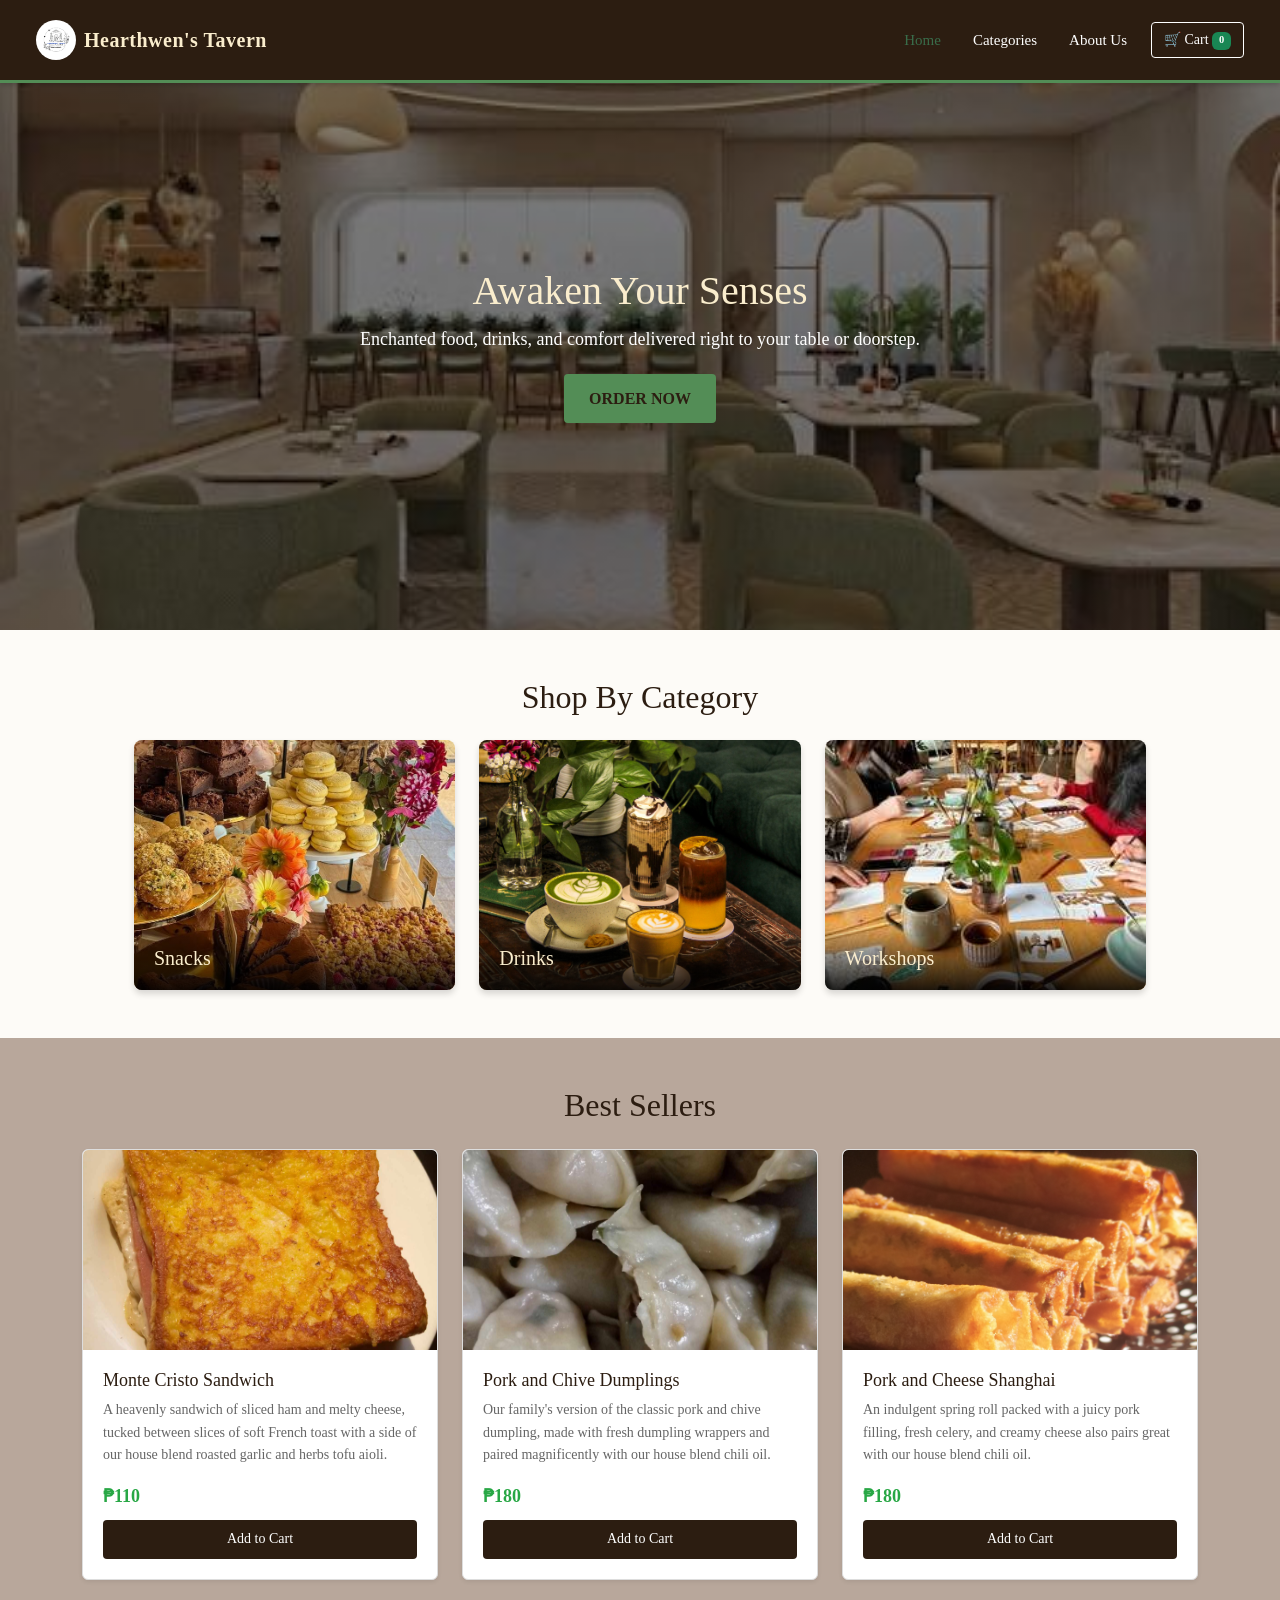
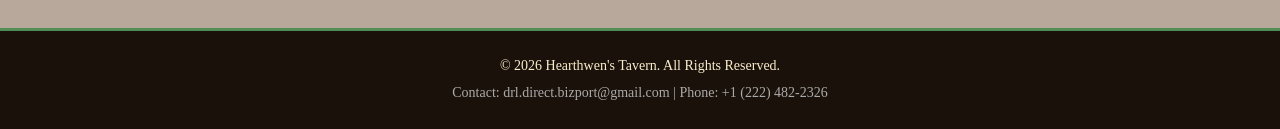
<file: index.html>
<!DOCTYPE html>
<html lang="en">
<head>
    <meta charset="UTF-8">
    <meta name="viewport" content="width=device-width, initial-scale=1.0">
    <title>Hearthwen's Tavern - Home</title>
    <link href="https://cdn.jsdelivr.net/npm/bootstrap@5.3.3/dist/css/bootstrap.min.css" rel="stylesheet">
    <link rel="stylesheet" href="css/paganda.css">
</head>
<body>

    <header>
        <nav class="navbar navbar-expand-lg navbar-dark bg-dark fixed-top px-4">
            <div class="container-fluid">
                <a href="index.html" class="navbar-brand logo-container text-decoration-none d-flex align-items-center gap-2">
                    <img src="Assets/Updated Logo May 22, 2024.png" alt="Hearthwen's Tavern Logo" class="logo-img" onerror="this.style.display='none'">
                    <span class="logo-text">Hearthwen's Tavern</span>
                </a>
                
                <button class="navbar-toggler" type="button" data-bs-toggle="collapse" data-bs-target="#navbarNav" aria-controls="navbarNav" aria-expanded="false" aria-label="Toggle navigation">
                    <span class="navbar-toggler-icon"></span>
                </button>

                <div class="collapse navbar-collapse justify-content-end" id="navbarNav">
                    <ul class="navbar-nav align-items-lg-center gap-3">
                        <li class="nav-item"><a href="index.html" class="nav-link active">Home</a></li>
                        <li class="nav-item"><a href="categories.html" class="nav-link">Categories</a></li>
                        <li class="nav-item"><a href="about.html" class="nav-link">About Us</a></li>
                        <li class="nav-item">
                            <button id="cart-btn" class="btn btn-outline-light btn-sm" data-bs-toggle="modal" data-bs-target="#cartModal">
                                🛒 Cart <span id="cart-count" class="badge bg-success">0</span>
                            </button>
                        </li>
                    </ul>
                </div>
            </div>
        </nav>
    </header>

    <section class="hero" id="home">
        <div class="hero-content text-center">
            <h2>Awaken Your Senses</h2>
            <p>Enchanted food, drinks, and comfort delivered right to your table or doorstep.</p>
            <a href="categories.html" class="btn-primary">ORDER NOW</a>
        </div>
    </section>

    <section class="section-container container py-5" id="categories">
        <h2 class="text-center mb-4">Shop By Category</h2>
        <div class="row g-4">
            <div class="col-md-4">
                <a href="categories.html#snacks" class="cat-card d-block" style="background-image: url('Assets/snacks.jpg');">
                    <div class="cat-overlay"><h3>Snacks</h3></div>
                </a>
            </div>
            <div class="col-md-4">
                <a href="categories.html#drinks" class="cat-card d-block" style="background-image: url('Assets/drinks.jpg');">
                    <div class="cat-overlay"><h3>Drinks</h3></div>
                </a>
            </div>
            <div class="col-md-4">
                <a href="categories.html#workshops" class="cat-card d-block" style="background-image: url('Assets/Workshop.jpg');">
                    <div class="cat-overlay"><h3>Workshops</h3></div>
                </a>
            </div>
        </div>
    </section>

    <section class="section-container bg-alt container-fluid py-5" id="featured">
        <h2 class="text-center mb-4">Best Sellers</h2>
        <div class="container">
            <div class="row g-4">
                <div class="col-md-4">
                    <div class="product-card card h-100 shadow-sm">
                        <img src="Assets/Monte Cristo Glam Shot Top View.jpg" alt="Monte Cristo Sandwich" class="product-img card-img-top">
                        <div class="product-info card-body d-flex flex-column">
                            <h3>Monte Cristo Sandwich</h3>
                            <p class="flex-grow-1">A heavenly sandwich of sliced ham and melty cheese, tucked between slices of soft French toast with a side of our house blend roasted garlic and herbs tofu aioli.</p>
                            <span class="price">₱110</span>
                            <button class="btn-sm add-to-cart mt-auto" data-name="Monte Cristo Sandwich" data-price="110">Add to Cart</button>
                        </div>
                    </div>
                </div>
                <div class="col-md-4">
                    <div class="product-card card h-100 shadow-sm">
                        <img src="Assets/House Dumplings.jpg" alt="Pork and Chive Dumplings" class="product-img card-img-top">
                        <div class="product-info card-body d-flex flex-column">
                            <h3>Pork and Chive Dumplings</h3>
                            <p class="flex-grow-1">Our family's version of the classic pork and chive dumpling, made with fresh dumpling wrappers and paired magnificently with our house blend chili oil.</p>
                            <span class="price">₱180</span>
                            <button class="btn-sm add-to-cart mt-auto" data-name="Pork and Chive Dumplings" data-price="180">Add to Cart</button>
                        </div>
                    </div>
                </div>
                <div class="col-md-4">
                    <div class="product-card card h-100 shadow-sm">
                        <img src="Assets/Shanghai v2.jpg" alt="Pork and Cheese Shanghai" class="product-img card-img-top">
                        <div class="product-info card-body d-flex flex-column">
                            <h3>Pork and Cheese Shanghai</h3>
                            <p class="flex-grow-1">An indulgent spring roll packed with a juicy pork filling, fresh celery, and creamy cheese also pairs great with our house blend chili oil.</p>
                            <span class="price">₱180</span>
                            <button class="btn-sm add-to-cart mt-auto" data-name="Pork and Cheese Shanghai" data-price="180">Add to Cart</button>
                        </div>
                    </div>
                </div>
            </div>
        </div>
    </section>

    <footer id="contact" class="footer text-center py-4">
        <p class="mb-1">&copy; 2026 Hearthwen's Tavern. All Rights Reserved.</p>
        <p class="mb-0">Contact: drl.direct.bizport@gmail.com | Phone: +1 (222) 482-2326</p>
    </footer>

    <div class="modal fade" id="cartModal" tabindex="-1" aria-labelledby="cartModalLabel" aria-hidden="true">
        <div class="modal-dialog">
            <div class="modal-content text-dark">
                <div class="modal-header">
                    <h5 class="modal-title" id="cartModalLabel">Your Shopping Cart</h5>
                    <button type="button" class="btn-close" data-bs-dismiss="modal" aria-label="Close"></button>
                </div>
                <div class="modal-body text-start">
                    <ul id="cart-items-list" class="list-group mb-3">
                        <li class="list-group-item text-muted">Your cart is currently empty.</li>
                    </ul>
                    <div class="fw-bold text-end">Total: <span id="cart-total">₱0</span></div>
                </div>
                <div class="modal-footer">
                    <button type="button" class="btn btn-secondary" data-bs-dismiss="modal">Continue Shopping</button>
                    <button type="button" class="btn btn-success" onclick="alert('Checkout simulated successfully!')">Proceed to Checkout</button>
                </div>
            </div>
        </div>
    </div>

    <script src="https://cdn.jsdelivr.net/npm/bootstrap@5.3.3/dist/js/bootstrap.bundle.min.js"></script>
    <script src="js/main.js" defer></script>
</body>
</html>
</file>
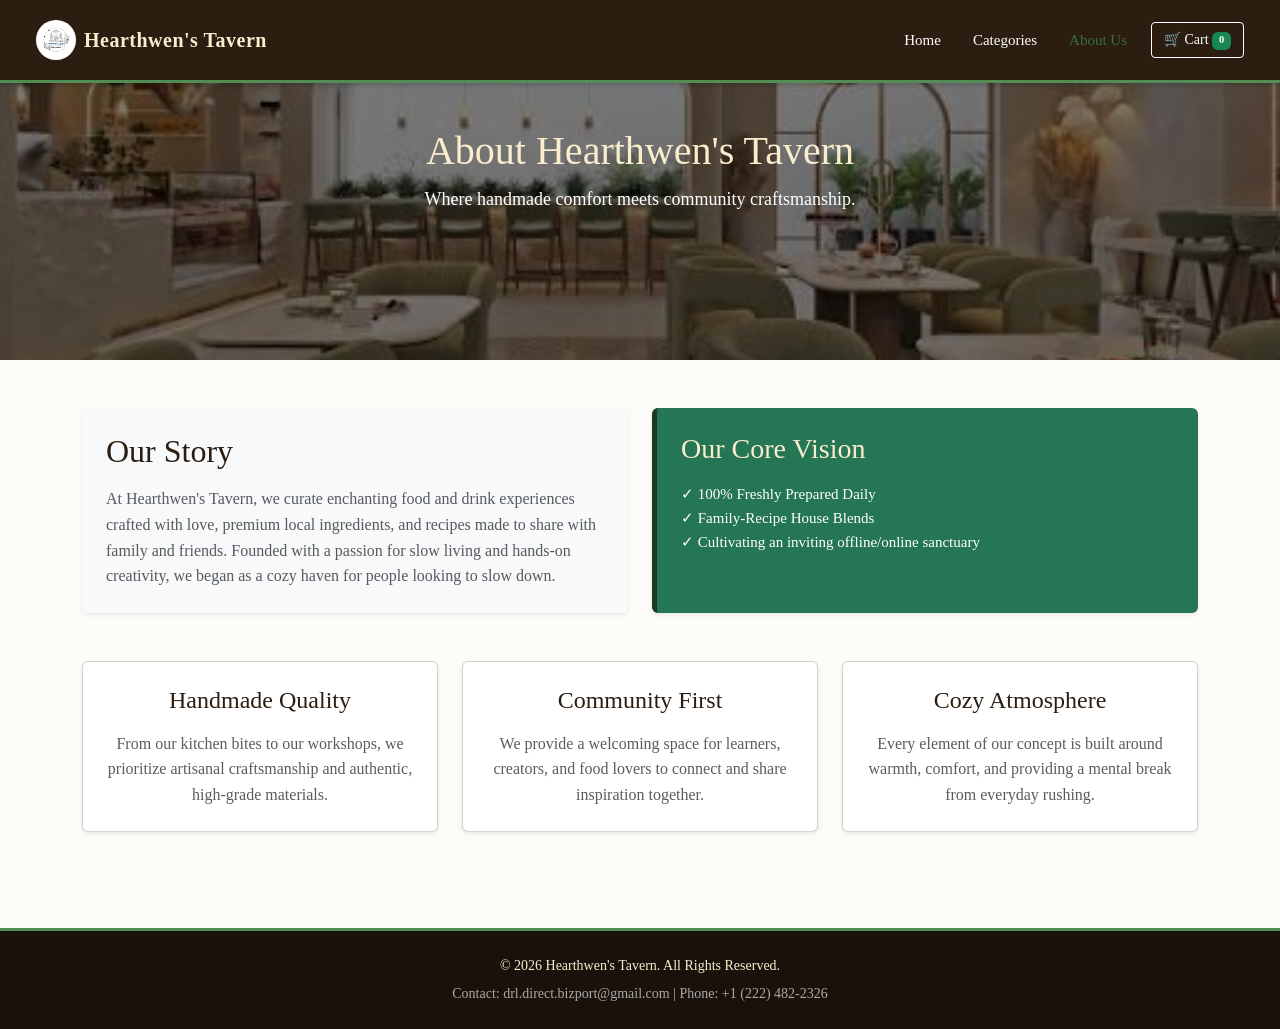
<file: about.html>
<!DOCTYPE html>
<html lang="en">
<head>
    <meta charset="UTF-8">
    <meta name="viewport" content="width=device-width, initial-scale=1.0">
    <title>About Us - Hearthwen's Tavern</title>
    <link href="https://cdn.jsdelivr.net/npm/bootstrap@5.3.3/dist/css/bootstrap.min.css" rel="stylesheet">
    <link rel="stylesheet" href="css/paganda.css">
</head>
<body>

    <header>
        <nav class="navbar navbar-expand-lg navbar-dark bg-dark fixed-top px-4">
            <div class="container-fluid">
                <a href="index.html" class="navbar-brand logo-container text-decoration-none d-flex align-items-center gap-2">
                    <img src="Assets/Updated Logo May 22, 2024.png" alt="Hearthwen's Tavern Logo" class="logo-img" style="height: 40px;" onerror="this.style.display='none'">
                    <span class="logo-text">Hearthwen's Tavern</span>
                </a>
                
                <button class="navbar-toggler" type="button" data-bs-toggle="collapse" data-bs-target="#navbarNav" aria-controls="navbarNav" aria-expanded="false" aria-label="Toggle navigation">
                    <span class="navbar-toggler-icon"></span>
                </button>

                <div class="collapse navbar-collapse justify-content-end" id="navbarNav">
                    <ul class="navbar-nav align-items-lg-center gap-3">
                        <li class="nav-item"><a href="index.html" class="nav-link">Home</a></li>
                        <li class="nav-item"><a href="categories.html" class="nav-link">Categories</a></li>
                        <li class="nav-item"><a href="about.html" class="nav-link active">About Us</a></li>
                        <li class="nav-item">
                            <button id="cart-btn" class="btn btn-outline-light btn-sm" data-bs-toggle="modal" data-bs-target="#cartModal">
                                🛒 Cart <span id="cart-count" class="badge bg-success">0</span>
                            </button>
                        </li>
                    </ul>
                </div>
            </div>
        </nav>
    </header>

    <main>
        <section class="hero text-center py-5 text-white" style="min-height: 40vh; display: flex; align-items: center; justify-content: center;">
            <div class="hero-content">
                <h2>About Hearthwen's Tavern</h2>
                <p class="lead">Where handmade comfort meets community craftsmanship.</p>
            </div>
        </section>

        <section class="container py-5">
            <div class="row align-items-stretch g-4 mb-5">
                <div class="col-lg-6">
                    <div class="p-4 bg-light rounded shadow-sm h-100">
                        <h2 class="mb-3" style="color: #2c1d11;">Our Story</h2>
                        <p class="text-muted mb-0">At Hearthwen's Tavern, we curate enchanting food and drink experiences crafted with love, premium local ingredients, and recipes made to share with family and friends. Founded with a passion for slow living and hands-on creativity, we began as a cozy haven for people looking to slow down.</p>
                    </div>
                </div>
                <div class="col-lg-6">
                    <div class="about-box p-4 rounded shadow-sm h-100">
                        <h3 class="mb-3" style="color: #faedcd;">Our Core Vision</h3>
                        <p class="mb-0 text-white">
                            ✓ 100% Freshly Prepared Daily<br>
                            ✓ Family-Recipe House Blends<br>
                            ✓ Cultivating an inviting offline/online sanctuary
                        </p>
                    </div>
                </div>
            </div>

            <div class="row g-4">
                <div class="col-md-4">
                    <div class="card h-100 shadow-sm p-4 text-center">
                        <h4 class="mb-3" style="color: #2c1d11;">Handmade Quality</h4>
                        <p class="text-muted mb-0">From our kitchen bites to our workshops, we prioritize artisanal craftsmanship and authentic, high-grade materials.</p>
                    </div>
                </div>
                <div class="col-md-4">
                    <div class="card h-100 shadow-sm p-4 text-center">
                        <h4 class="mb-3" style="color: #2c1d11;">Community First</h4>
                        <p class="text-muted mb-0">We provide a welcoming space for learners, creators, and food lovers to connect and share inspiration together.</p>
                    </div>
                </div>
                <div class="col-md-4">
                    <div class="card h-100 shadow-sm p-4 text-center">
                        <h4 class="mb-3" style="color: #2c1d11;">Cozy Atmosphere</h4>
                        <p class="text-muted mb-0">Every element of our concept is built around warmth, comfort, and providing a mental break from everyday rushing.</p>
                    </div>
                </div>
            </div>
        </section>
    </main>

    <footer class="footer text-center py-4 mt-5">
        <p class="mb-1">&copy; 2026 Hearthwen's Tavern. All Rights Reserved.</p>
        <p class="mb-0">Contact: drl.direct.bizport@gmail.com | Phone: +1 (222) 482-2326</p>
    </footer>

    <div class="modal fade" id="cartModal" tabindex="-1" aria-labelledby="cartModalLabel" aria-hidden="true">
        <div class="modal-dialog">
            <div class="modal-content text-dark">
                <div class="modal-header">
                    <h5 class="modal-title" id="cartModalLabel">Your Shopping Cart</h5>
                    <button type="button" class="btn-close" data-bs-dismiss="modal" aria-label="Close"></button>
                </div>
                <div class="modal-body text-start">
                    <ul id="cart-items-list" class="list-group mb-3">
                        <li class="list-group-item text-muted">Your cart is currently empty.</li>
                    </ul>
                    <div class="fw-bold text-end">Total: <span id="cart-total">₱0</span></div>
                </div>
                <div class="modal-footer">
                    <button type="button" class="btn btn-secondary" data-bs-dismiss="modal">Continue Shopping</button>
                    <button type="button" class="btn btn-success" onclick="alert('Checkout simulated successfully!')">Proceed to Checkout</button>
                </div>
            </div>
        </div>
    </div>

    <script src="https://cdn.jsdelivr.net/npm/bootstrap@5.3.3/dist/js/bootstrap.bundle.min.js"></script>
    <script src="js/main.js" defer></script>
</body>
</html>
</file>
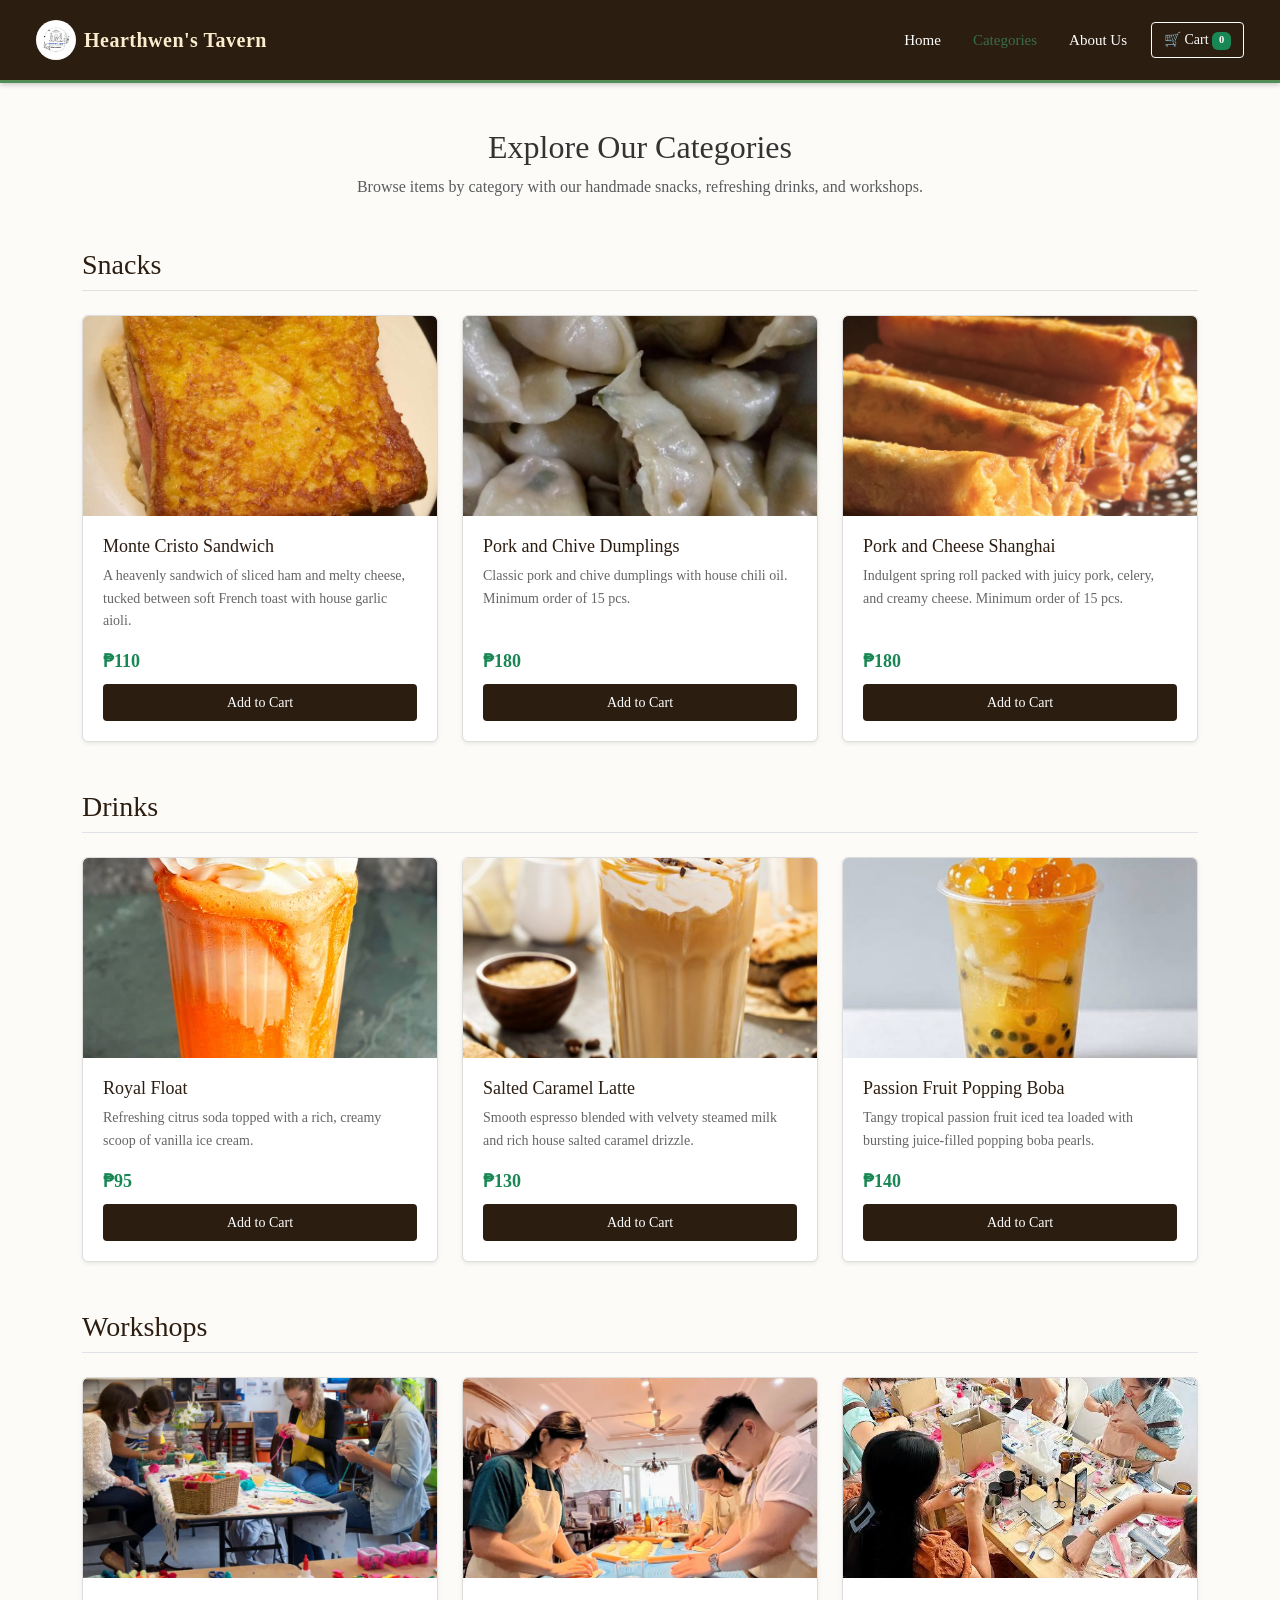
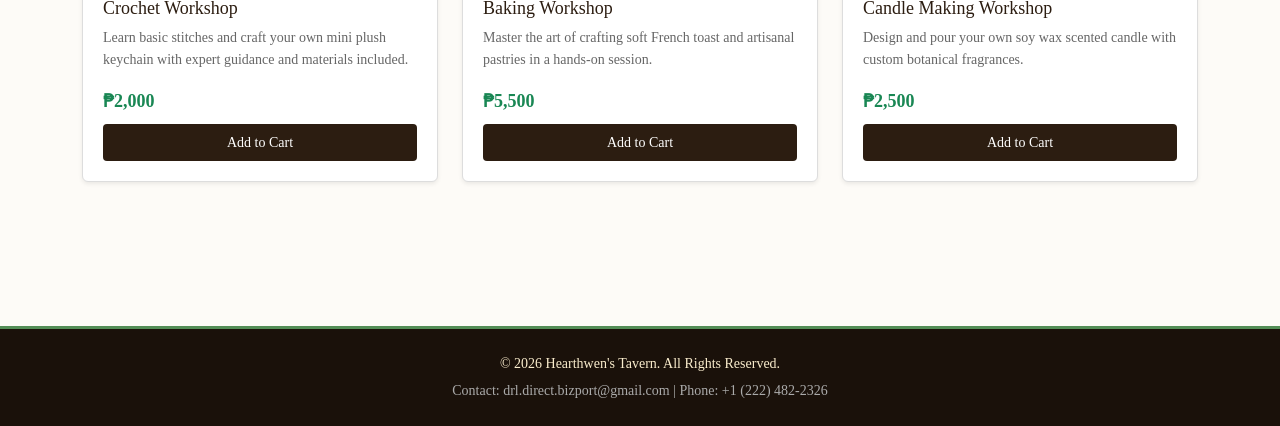
<file: categories.html>
<!DOCTYPE html>
<html lang="en">
<head>
    <meta charset="UTF-8">
    <meta name="viewport" content="width=device-width, initial-scale=1.0">
    <title>Hearthwen's Tavern - Categories</title>
    <link href="https://cdn.jsdelivr.net/npm/bootstrap@5.3.3/dist/css/bootstrap.min.css" rel="stylesheet">
    <link rel="stylesheet" href="css/paganda.css">
</head>
<body>

    <header>
        <nav class="navbar navbar-expand-lg navbar-dark bg-dark fixed-top px-4">
            <div class="container-fluid">
                <a href="index.html" class="navbar-brand logo-container text-decoration-none d-flex align-items-center gap-2">
                    <img src="Assets/Updated Logo May 22, 2024.png" alt="Hearthwen's Tavern Logo" class="logo-img" style="height: 40px;" onerror="this.style.display='none'">
                    <span class="logo-text">Hearthwen's Tavern</span>
                </a>
                
                <button class="navbar-toggler" type="button" data-bs-toggle="collapse" data-bs-target="#navbarNav" aria-controls="navbarNav" aria-expanded="false" aria-label="Toggle navigation">
                    <span class="navbar-toggler-icon"></span>
                </button>

                <div class="collapse navbar-collapse justify-content-end" id="navbarNav">
                    <ul class="navbar-nav align-items-lg-center gap-3">
                        <li class="nav-item"><a href="index.html" class="nav-link">Home</a></li>
                        <li class="nav-item"><a href="categories.html" class="nav-link active">Categories</a></li>
                        <li class="nav-item"><a href="about.html" class="nav-link">About Us</a></li>
                        <li class="nav-item">
                            <button id="cart-btn" class="btn btn-outline-light btn-sm" data-bs-toggle="modal" data-bs-target="#cartModal">
                                🛒 Cart <span id="cart-count" class="badge bg-success">0</span>
                            </button>
                        </li>
                    </ul>
                </div>
            </div>
        </nav>
    </header>

    <main class="container py-5" style="margin-top: 80px;">
        <div class="text-center mb-5">
            <h2>Explore Our Categories</h2>
            <p class="text-muted">Browse items by category with our handmade snacks, refreshing drinks, and workshops.</p>
        </div>

        <section class="mb-5" id="snacks">
            <h3 class="text-start mb-4 pb-2 border-bottom" style="color: #2c1d11;">Snacks</h3>
            <div class="row g-4">
                <div class="col-md-4">
                    <div class="product-card card h-100 shadow-sm">
                        <img src="Assets/Monte Cristo Glam Shot Top View.jpg" alt="Monte Cristo Sandwich" class="product-img card-img-top">
                        <div class="product-info card-body d-flex flex-column">
                            <h3>Monte Cristo Sandwich</h3>
                            <p class="flex-grow-1">A heavenly sandwich of sliced ham and melty cheese, tucked between soft French toast with house garlic aioli.</p>
                            <span class="price fw-bold text-success mb-2">₱110</span>
                            <button class="btn btn-outline-dark btn-sm add-to-cart mt-auto" data-name="Monte Cristo Sandwich" data-price="110">Add to Cart</button>
                        </div>
                    </div>
                </div>
                <div class="col-md-4">
                    <div class="product-card card h-100 shadow-sm">
                        <img src="Assets/House Dumplings.jpg" alt="Pork and Chive Dumplings" class="product-img card-img-top">
                        <div class="product-info card-body d-flex flex-column">
                            <h3>Pork and Chive Dumplings</h3>
                            <p class="flex-grow-1">Classic pork and chive dumplings with house chili oil. Minimum order of 15 pcs.</p>
                            <span class="price fw-bold text-success mb-2">₱180</span>
                            <button class="btn btn-outline-dark btn-sm add-to-cart mt-auto" data-name="Pork and Chive Dumplings" data-price="180">Add to Cart</button>
                        </div>
                    </div>
                </div>
                <div class="col-md-4">
                    <div class="product-card card h-100 shadow-sm">
                        <img src="Assets/Shanghai v2.jpg" alt="Pork and Cheese Shanghai" class="product-img card-img-top">
                        <div class="product-info card-body d-flex flex-column">
                            <h3>Pork and Cheese Shanghai</h3>
                            <p class="flex-grow-1">Indulgent spring roll packed with juicy pork, celery, and creamy cheese. Minimum order of 15 pcs.</p>
                            <span class="price fw-bold text-success mb-2">₱180</span>
                            <button class="btn btn-outline-dark btn-sm add-to-cart mt-auto" data-name="Pork and Cheese Shanghai" data-price="180">Add to Cart</button>
                        </div>
                    </div>
                </div>
            </div>
        </section>

        <section class="mb-5" id="drinks">
            <h3 class="text-start mb-4 pb-2 border-bottom" style="color: #2c1d11;">Drinks</h3>
            <div class="row g-4">
                <div class="col-md-4">
                    <div class="product-card card h-100 shadow-sm">
                        <img src="Assets/Royal.Float.jpg" alt="Royal Float" class="product-img card-img-top">
                        <div class="product-info card-body d-flex flex-column">
                            <h3>Royal Float</h3>
                            <p class="flex-grow-1">Refreshing citrus soda topped with a rich, creamy scoop of vanilla ice cream.</p>
                            <span class="price fw-bold text-success mb-2">₱95</span>
                            <button class="btn btn-outline-dark btn-sm add-to-cart mt-auto" data-name="Royal Float" data-price="95">Add to Cart</button>
                        </div>
                    </div>
                </div>
                <div class="col-md-4">
                    <div class="product-card card h-100 shadow-sm">
                        <img src="Assets/Salted-Caramel-Latte.jpg" alt="Salted Caramel Latte" class="product-img card-img-top">
                        <div class="product-info card-body d-flex flex-column">
                            <h3>Salted Caramel Latte</h3>
                            <p class="flex-grow-1">Smooth espresso blended with velvety steamed milk and rich house salted caramel drizzle.</p>
                            <span class="price fw-bold text-success mb-2">₱130</span>
                            <button class="btn btn-outline-dark btn-sm add-to-cart mt-auto" data-name="Salted Caramel Latte" data-price="130">Add to Cart</button>
                        </div>
                    </div>
                </div>
                <div class="col-md-4">
                    <div class="product-card card h-100 shadow-sm">
                        <img src="Assets/Passion.fruit.popping.boba.fruit.tea.jpeg" alt="Passion Fruit Popping Boba" class="product-img card-img-top">
                        <div class="product-info card-body d-flex flex-column">
                            <h3>Passion Fruit Popping Boba</h3>
                            <p class="flex-grow-1">Tangy tropical passion fruit iced tea loaded with bursting juice-filled popping boba pearls.</p>
                            <span class="price fw-bold text-success mb-2">₱140</span>
                            <button class="btn btn-outline-dark btn-sm add-to-cart mt-auto" data-name="Passion Fruit Popping Boba" data-price="140">Add to Cart</button>
                        </div>
                    </div>
                </div>
            </div>
        </section>

        <section class="mb-5" id="workshops">
            <h3 class="text-start mb-4 pb-2 border-bottom" style="color: #2c1d11;">Workshops</h3>
            <div class="row g-4">
                <div class="col-md-4">
                    <div class="product-card card h-100 shadow-sm">
                        <img src="Assets/Crochet.workshop.jpg" alt="Crochet Workshop" class="product-img card-img-top">
                        <div class="product-info card-body d-flex flex-column">
                            <h3>Crochet Workshop</h3>
                            <p class="flex-grow-1">Learn basic stitches and craft your own mini plush keychain with expert guidance and materials included.</p>
                            <span class="price fw-bold text-success mb-2">₱2,000</span>
                            <button class="btn btn-outline-dark btn-sm add-to-cart mt-auto" data-name="Crochet Workshop" data-price="2000">Add to Cart</button>
                        </div>
                    </div>
                </div>
                <div class="col-md-4">
                    <div class="product-card card h-100 shadow-sm">
                        <img src="Assets/Baking.workshop.jpg" alt="Baking Workshop" class="product-img card-img-top">
                        <div class="product-info card-body d-flex flex-column">
                            <h3>Baking Workshop</h3>
                            <p class="flex-grow-1">Master the art of crafting soft French toast and artisanal pastries in a hands-on session.</p>
                            <span class="price fw-bold text-success mb-2">₱5,500</span>
                            <button class="btn btn-outline-dark btn-sm add-to-cart mt-auto" data-name="Baking Workshop" data-price="5500">Add to Cart</button>
                        </div>
                    </div>
                </div>
                <div class="col-md-4">
                    <div class="product-card card h-100 shadow-sm">
                        <img src="Assets/Candle.making.workshop.jpg" alt="Candle Making Workshop" class="product-img card-img-top">
                        <div class="product-info card-body d-flex flex-column">
                            <h3>Candle Making Workshop</h3>
                            <p class="flex-grow-1">Design and pour your own soy wax scented candle with custom botanical fragrances.</p>
                            <span class="price fw-bold text-success mb-2">₱2,500</span>
                            <button class="btn btn-outline-dark btn-sm add-to-cart mt-auto" data-name="Candle Making Workshop" data-price="2500">Add to Cart</button>
                        </div>
                    </div>
                </div>
            </div>
        </section>
    </main>

    <footer class="text-center py-4 mt-5">
        <p class="mb-1">&copy; 2026 Hearthwen's Tavern. All Rights Reserved.</p>
        <p class="mb-0">Contact: drl.direct.bizport@gmail.com | Phone: +1 (222) 482-2326</p>
    </footer>

    <div class="modal fade" id="cartModal" tabindex="-1" aria-labelledby="cartModalLabel" aria-hidden="true">
        <div class="modal-dialog">
            <div class="modal-content text-dark">
                <div class="modal-header">
                    <h5 class="modal-title" id="cartModalLabel">Your Shopping Cart</h5>
                    <button type="button" class="btn-close" data-bs-dismiss="modal" aria-label="Close"></button>
                </div>
                <div class="modal-body text-start">
                    <ul id="cart-items-list" class="list-group mb-3">
                        <li class="list-group-item text-muted">Your cart is currently empty.</li>
                    </ul>
                    <div class="fw-bold text-end">Total: <span id="cart-total">₱0</span></div>
                </div>
                <div class="modal-footer">
                    <button type="button" class="btn btn-secondary" data-bs-dismiss="modal">Continue Shopping</button>
                    <button type="button" class="btn btn-success" onclick="alert('Checkout simulated successfully!')">Proceed to Checkout</button>
                </div>
            </div>
        </div>
    </div>

    <script src="https://cdn.jsdelivr.net/npm/bootstrap@5.3.3/dist/js/bootstrap.bundle.min.js"></script>
    <script src="js/main.js" defer></script>
</body>
</html>
</file>
<file: css/paganda.css>
* {
    margin: 0;
    padding: 0;
    box-sizing: border-box;
    font-family: 'Times New Roman', Times, serif;
}

html {
    scroll-behavior: smooth;
}

body {
    color: #333;
    line-height: 1.6;
    background-color: #fdfbf7; 
}

header {
    position: fixed;
    top: 0;
    left: 0;
    width: 100%;
    z-index: 1000;
}

.navbar {
    background-color: #2c1d11 !important;
    border-bottom: 3px solid #538d56;
    padding: 15px 5%;
    box-shadow: 0 2px 5px rgba(0,0,0,0.2);
}

.logo-container {
    display: flex;
    align-items: center;
    gap: 12px;
    text-decoration: none; 
}

.logo-img {
    height: 40px;
    max-height: 40px;
    width: auto;
    object-fit: contain;
    display: block;
    border-radius: 50%;
}

.logo-text {
    color: #faedcd !important;
    font-size: 20px;
    font-weight: bold;
    letter-spacing: 0.5px;
}

.navbar-nav .nav-link {
    color: #fff !important;
    font-size: 15px;
    transition: color 0.3s;
}

.navbar-nav .nav-link:hover,
.navbar-nav .nav-link.active {
    color: #396c4a !important;
}

#cart-btn {
    background: none;
    border: 1px solid #fff;
    color: #fff;
    padding: 6px 12px;
    border-radius: 4px;
    cursor: pointer;
    font-size: 14px;
    transition: all 0.3s;
}

#cart-btn:hover {
    background-color: #396c4a;
    border-color: #396c4a;
    color: #fff;
}


.hero {
    background: linear-gradient(rgba(0, 0, 0, 0.5), rgba(0, 0, 0, 0.5)), url('../Assets/cafe.interior.jpg');
    background-size: cover;
    background-position: center;
    background-repeat: no-repeat;
    color: white;
    text-align: center;
    padding: 160px 20px 100px 20px;
    min-height: 70vh;
    display: flex;
    flex-direction: column;
    justify-content: center;
    align-items: center;
}

.hero-content {
    display: flex;
    flex-direction: column;
    align-items: center;
    justify-content: center;
    margin: 0 auto;
}

.hero h2 {
    font-size: 40px;
    margin-bottom: 10px;
    color: #faedcd;
}

.hero p {
    font-size: 18px;
    margin-bottom: 20px;
    max-width: 600px;
}

.btn-primary {
    background-color: #538d56;
    border: none;
    color: #2c1d11;
    padding: 12px 25px;
    text-decoration: none;
    font-weight: bold;
    border-radius: 4px;
    transition: background 0.3s;
    display: inline-block;
}

.btn-primary:hover {
    background-color: #faedcd;
}

.section-container {
    padding: 80px 5% 60px 5%;
    text-align: center;
}

.section-container h2 {
    margin-bottom: 30px;
    font-size: 32px;
    color: #2c1d11;
}

.bg-alt {
    background-color: #b8a79b;
}

.cat-card {
    background-size: cover !important;
    background-position: center !important;
    background-repeat: no-repeat !important;
    height: 250px;
    border-radius: 8px;
    overflow: hidden;
    position: relative;
    display: flex !important;
    flex-direction: column;
    justify-content: flex-end; 
    text-decoration: none;
    box-shadow: 0 4px 6px rgba(0, 0, 0, 0.15);
    transition: transform 0.3s ease, box-shadow 0.3s ease;
}

.cat-card:hover {
    transform: translateY(-4px);
    box-shadow: 0 10px 20px rgba(0, 0, 0, 0.3);
}

.cat-overlay {
    background: linear-gradient(to top, rgba(0, 0, 0, 0.85) 0%, rgba(0, 0, 0, 0.4) 60%, transparent 100%);
    width: 100%;
    padding: 20px;
    color: white;
    text-align: left;
}

.cat-overlay h3 {
    font-size: 20px;
    margin: 0;
    color: #faedcd;
}

.product-card {
    background: white;
    border: 1px solid #ddd;
    border-radius: 6px;
    overflow: hidden;
    text-align: left;
    display: flex;
    flex-direction: column;
    height: 100%;
    transition: transform 0.2s ease, box-shadow 0.2s ease;
}

.product-card:hover {
    transform: translateY(-3px);
    box-shadow: 0 6px 15px rgba(0,0,0,0.15);
}

.product-img {
    width: 100%;
    height: 200px;
    object-fit: cover;
}

.product-info {
    padding: 20px;
    display: flex;
    flex-direction: column;
    flex-grow: 1;
    justify-content: space-between;
}

.product-card h3 {
    font-size: 18px;
    margin-bottom: 8px;
    color: #2c1d11;
}

.product-card p {
    color: #666;
    font-size: 14px;
    margin-bottom: 15px;
}

.price {
    font-weight: bold;
    color: #28a745;
    font-size: 18px;
    margin-bottom: 10px;
    display: block;
}

.btn-sm {
    background-color: #2c1d11;
    color: white;
    padding: 8px 12px;
    text-decoration: none;
    text-align: center;
    border-radius: 4px;
    font-size: 14px;
    border: none;
    display: inline-block;
    cursor: pointer;
    transition: background 0.3s;
}

.btn-sm:hover {
    background-color: #396c4a;
    color: white;
}

.about-flex {
    display: flex;
    gap: 40px;
    align-items: center;
    text-align: left;
}

.about-text, .about-box {
    flex: 1;
}

.about-box {
    background: #247655 !important;
    padding: 30px;
    border-radius: 6px;
    border-left: 5px solid #1c3a20;
    color: white;
}

.about-box h3 {
    color: #faedcd;
    margin-bottom: 15px;
}

.about-box p {
    color: #f8f9fa;
    font-size: 15px;
    line-height: 1.6;
}

.about-features-grid {
    display: grid;
    grid-template-columns: repeat(auto-fit, minmax(280px, 1fr));
    gap: 25px;
    margin-top: 40px;
    text-align: left;
}

.feature-card {
    background: #ffffff;
    border: 1px solid #ddd;
    border-radius: 6px;
    padding: 25px;
    box-shadow: 0 2px 5px rgba(0,0,0,0.05);
}

.feature-card h4 {
    color: #2c1d11;
    font-size: 18px;
    margin-bottom: 10px;
}

.feature-card p {
    color: #666;
    font-size: 14px;
}

footer, .footer {
    background-color: #1a110a !important;
    color: #faedcd;
    text-align: center;
    padding: 30px 20px;
    font-size: 14px;
    border-top: 3px solid #538d56;
}

footer p + p, .footer p + p {
    margin-top: 5px;
    color: #aaa !important;
}

@media (max-width: 992px) {
    .about-flex {
        flex-direction: column;
    }
}

@media (max-width: 768px) {
    .hero {
        padding-top: 180px;
    }
    .hero h2 {
        font-size: 32px;
    }
}
</file>
